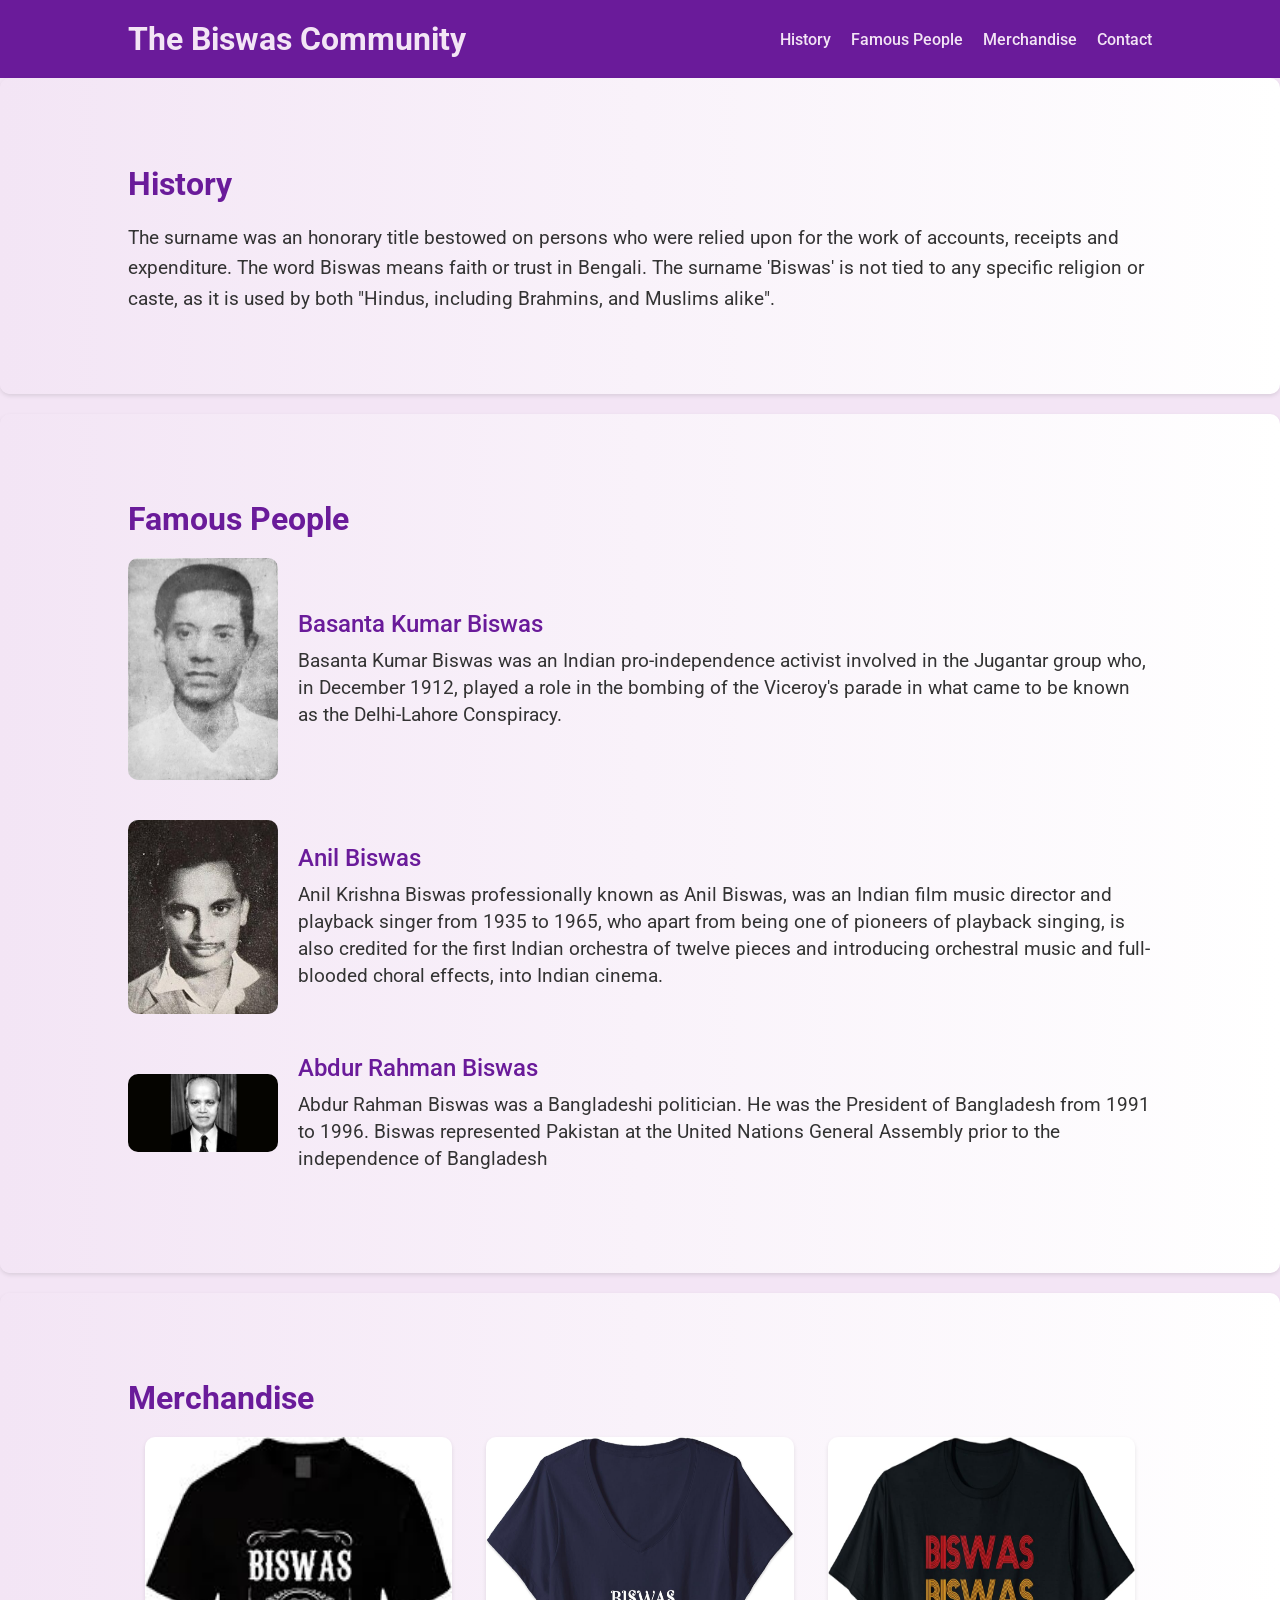
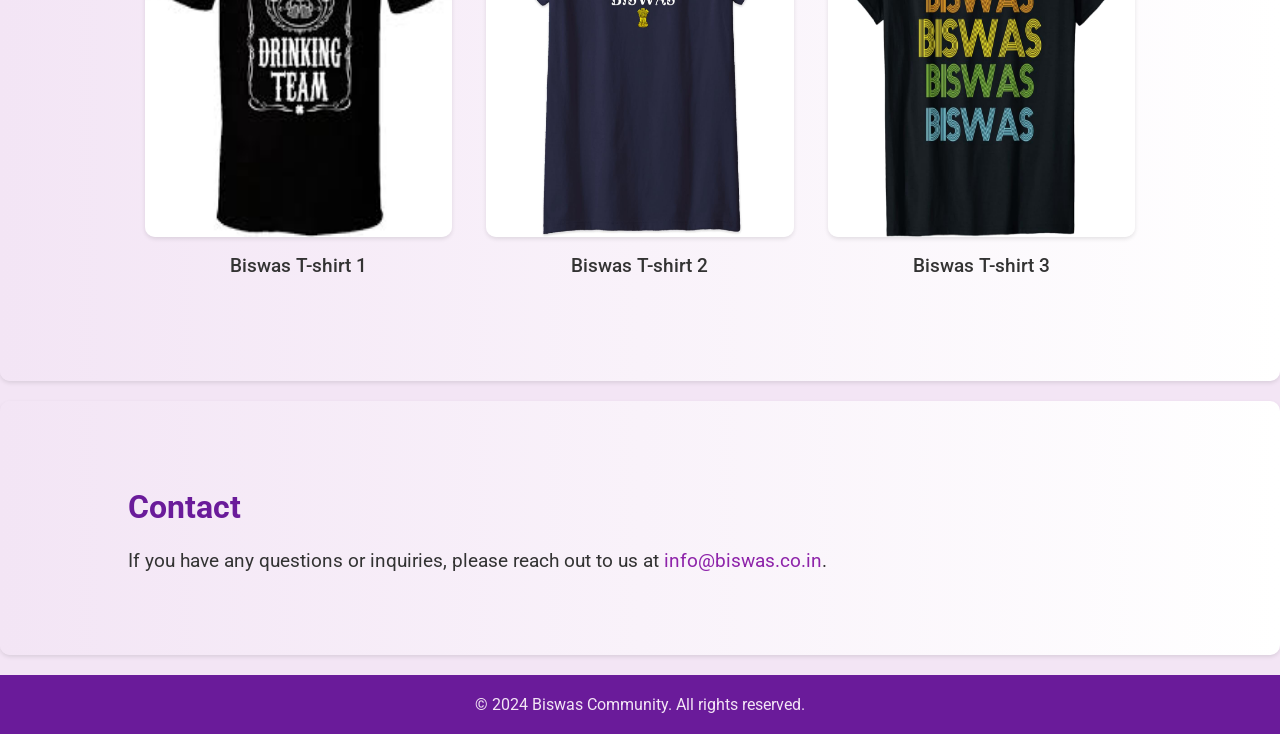
<file: index.html>
<!DOCTYPE html>
<html lang="en">
<head>
    <meta charset="UTF-8">
    <meta name="viewport" content="width=device-width, initial-scale=1.0">
    <title>The Biswas Community</title>
    <link rel="stylesheet" href="c2.css">
    <link href="https://fonts.googleapis.com/css2?family=Roboto:wght@400;500;700&display=swap" rel="stylesheet">
</head>
<body>
    <header>
        <div class="container">
            <h1>The Biswas Community</h1>
            <nav>
                <ul id="nav-links">
                    <li><a href="#history">History</a></li>
                    <li><a href="#famous-people">Famous People</a></li>
                    <li><a href="#merchandise">Merchandise</a></li>
                    <li><a href="#contact">Contact</a></li>
                </ul>
                <div class="hamburger" id="hamburger">
                    <span class="bar"></span>
                    <span class="bar"></span>
                    <span class="bar"></span>
                </div>
            </nav>
        </div>
    </header>

    <main>
        <section id="history" class="section">
            <div class="container">
                <h2>History</h2>
                <p>The surname was an honorary title bestowed on persons who were relied upon for the work of accounts, receipts and expenditure. The word Biswas means faith or trust in Bengali. The surname 'Biswas' is not tied to any specific religion or caste, as it is used by both "Hindus, including Brahmins, and Muslims alike".</p>
            </div>
        </section>

        <section id="famous-people" class="section">
            <div class="container">
                <h2>Famous People</h2>
                <div class="famous-person">
                    <img src="basanth_biswas.jpg" alt="Basanta Kumar Biswas">
                    <div class="person-info">
                        <h3>Basanta Kumar Biswas</h3>
                        <p>Basanta Kumar Biswas was an Indian pro-independence activist involved in the Jugantar group who, in December 1912, played a role in the bombing of the Viceroy's parade in what came to be known as the Delhi-Lahore Conspiracy.</p>
                    </div>
                </div>
                <div class="famous-person">
                    <img src="anil_biswas.jpg" alt="Anil Biswas">
                    <div class="person-info">
                        <h3>Anil Biswas</h3>
                        <p>Anil Krishna Biswas professionally known as Anil Biswas, was an Indian film music director and playback singer from 1935 to 1965, who apart from being one of pioneers of playback singing, is also credited for the first Indian orchestra of twelve pieces and introducing orchestral music and full-blooded choral effects, into Indian cinema.</p>
                        </div>
                </div>
                <div class="famous-person">
                    <img src="abdur_rahman.jpg" alt="Abdur Rahman Biswas">
                    <div class="person-info">
                        <h3>Abdur Rahman Biswas</h3>
                        <p>Abdur Rahman Biswas was a Bangladeshi politician. He was the President of Bangladesh from 1991 to 1996. Biswas represented Pakistan at the United Nations General Assembly prior to the independence of Bangladesh</p>
                    </div>
                </div>
            </div>
        </section>

        <section id="merchandise" class="section">
            <div class="container">
                <h2>Merchandise</h2>
                <div class="merch-items">
                    <div class="merch-item">
                        <img src="biswas_1.jpg" alt="Yadav T-shirt 1">
                        <p>Biswas T-shirt 1</p>
                    </div>
                    <div class="merch-item">
                        <img src="biswas_2.jpg" alt="Yadav T-shirt 2">
                        <p>Biswas T-shirt 2</p>
                    </div>
                    <div class="merch-item">
                        <img src="biswas_3.jpg" alt="Yadav T-shirt 3">
                        <p>Biswas T-shirt 3</p>
                    </div>
                </div>
            </div>
        </section>

        <section id="contact" class="section">
            <div class="container">
                <h2>Contact</h2>
                <p>If you have any questions or inquiries, please reach out to us at <a href="mailto:info@biswas.co.in">info@biswas.co.in</a>.</p>
            </div>
        </section>
    </main>

    <footer>
        <div class="container">
            <p>&copy; 2024 Biswas Community. All rights reserved.</p>
        </div>
    </footer>

    <script src="new.js"></script>
</body>
</html>
</file>
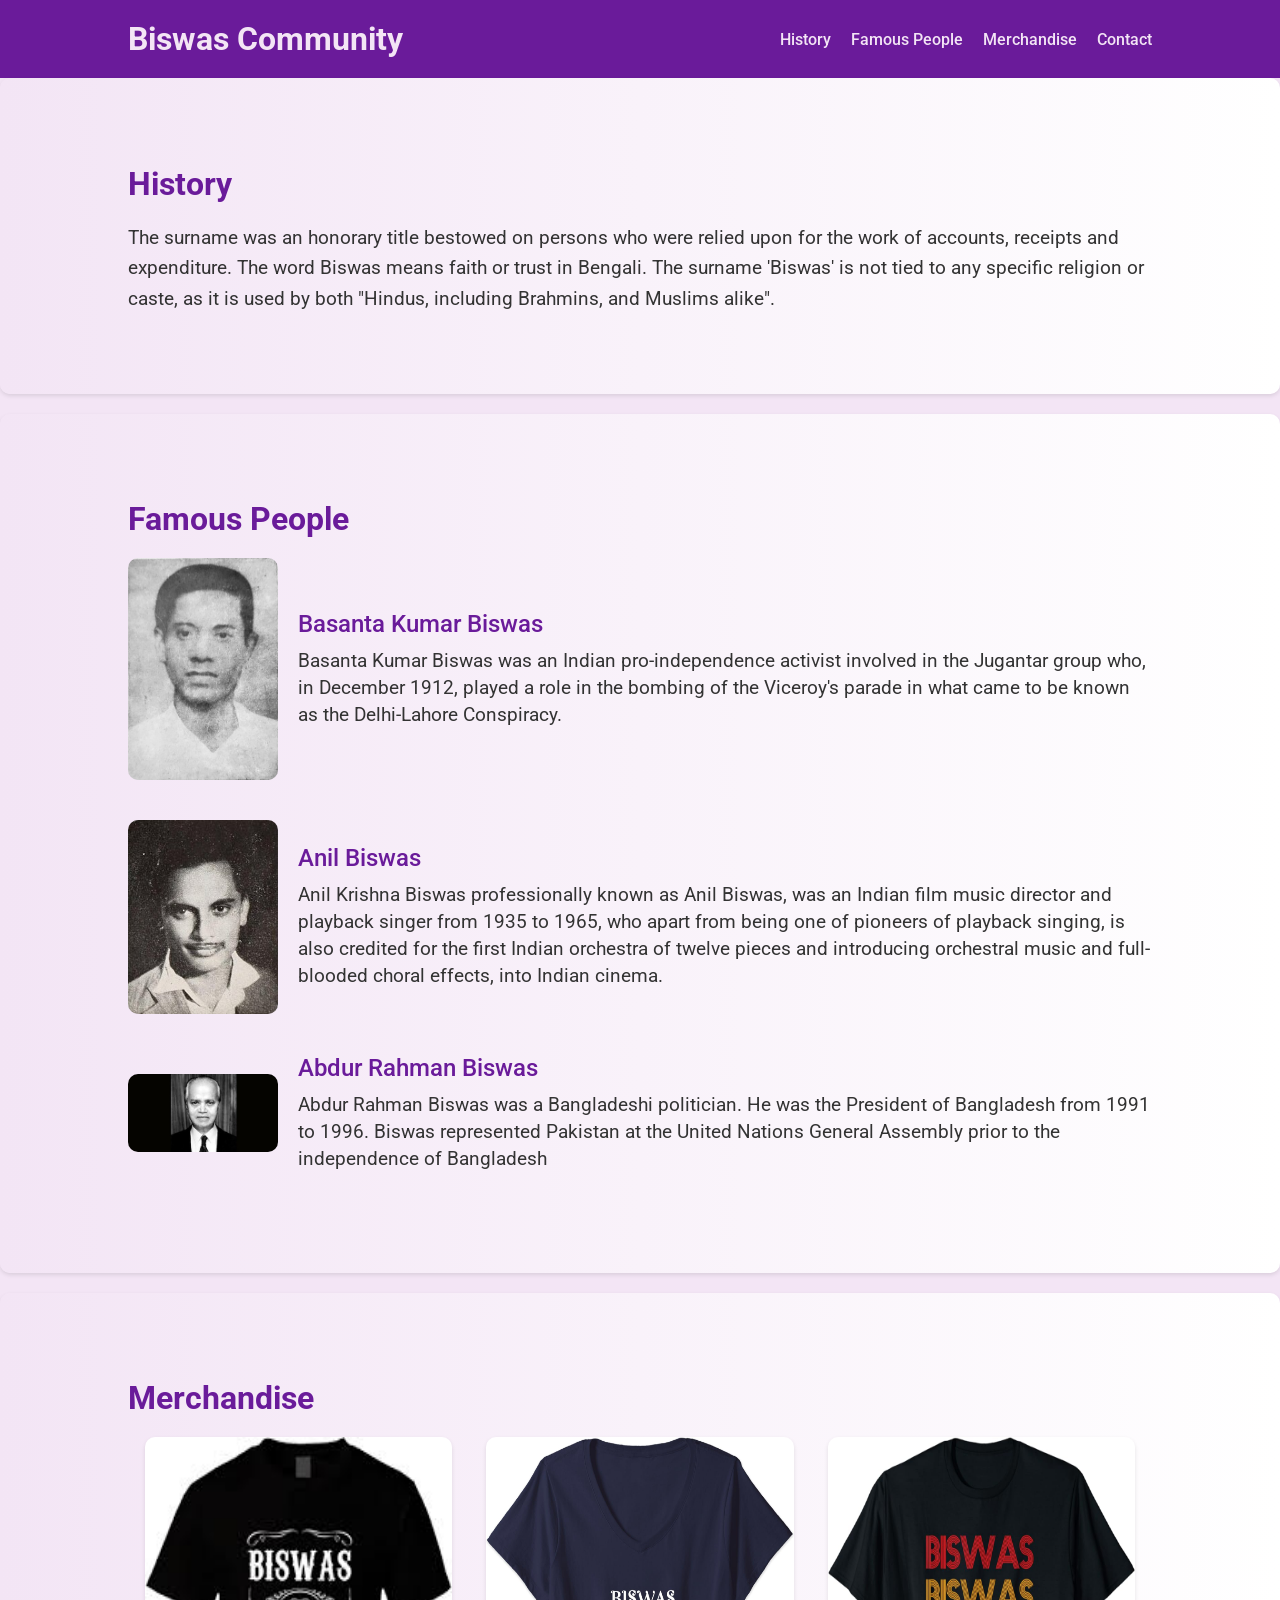
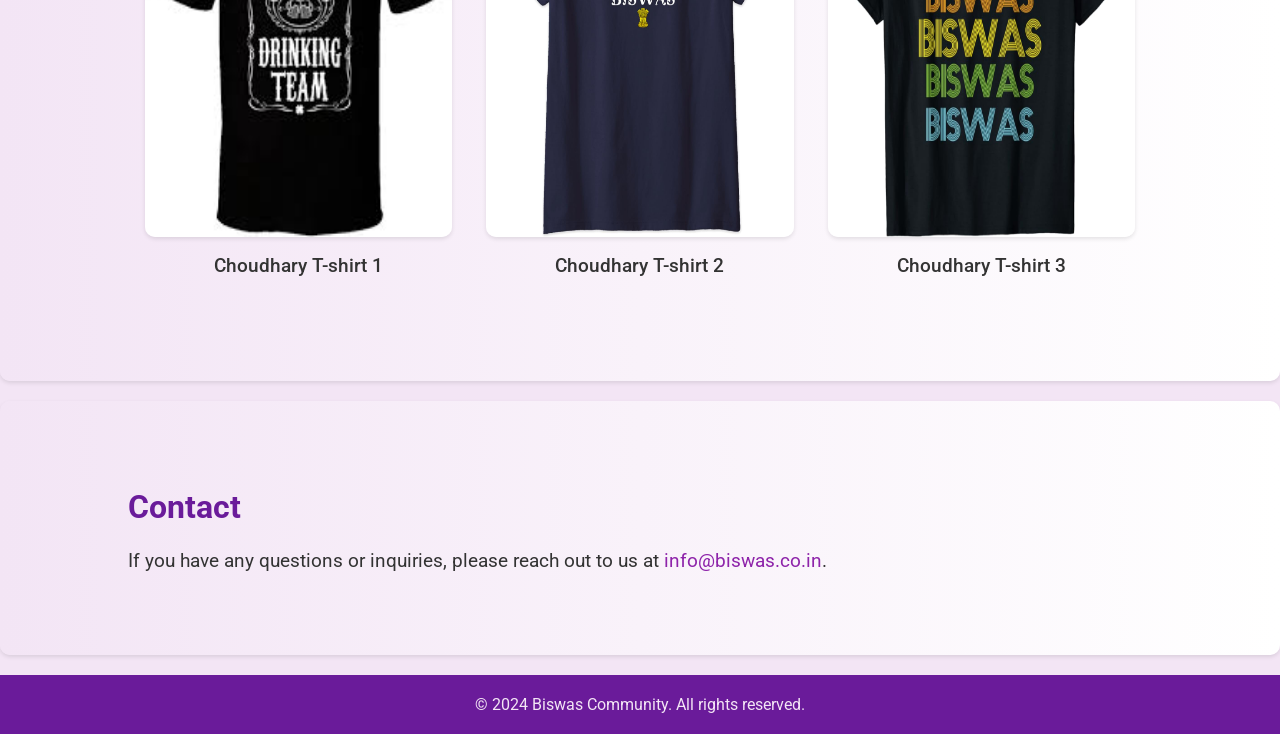
<file: new.html>
<!DOCTYPE html>
<html lang="en">
<head>
    <meta charset="UTF-8">
    <meta name="viewport" content="width=device-width, initial-scale=1.0">
    <title> Community</title>
    <link rel="stylesheet" href="c2.css">
    <link href="https://fonts.googleapis.com/css2?family=Roboto:wght@400;500;700&display=swap" rel="stylesheet">
</head>
<body>
    <header>
        <div class="container">
            <h1>Biswas Community</h1>
            <nav>
                <ul id="nav-links">
                    <li><a href="#history">History</a></li>
                    <li><a href="#famous-people">Famous People</a></li>
                    <li><a href="#merchandise">Merchandise</a></li>
                    <li><a href="#contact">Contact</a></li>
                </ul>
                <div class="hamburger" id="hamburger">
                    <span class="bar"></span>
                    <span class="bar"></span>
                    <span class="bar"></span>
                </div>
            </nav>
        </div>
    </header>

    <main>
        <section id="history" class="section">
            <div class="container">
                <h2>History</h2>
                <p>The surname was an honorary title bestowed on persons who were relied upon for the work of accounts, receipts and expenditure. The word Biswas means faith or trust in Bengali. The surname 'Biswas' is not tied to any specific religion or caste, as it is used by both "Hindus, including Brahmins, and Muslims alike".</p>
            </div>
        </section>

        <section id="famous-people" class="section">
            <div class="container">
                <h2>Famous People</h2>
                <div class="famous-person">
                    <img src="basanth_biswas.jpg" alt="Basanta Kumar Biswas">
                    <div class="person-info">
                        <h3>Basanta Kumar Biswas</h3>
                        <p>Basanta Kumar Biswas was an Indian pro-independence activist involved in the Jugantar group who, in December 1912, played a role in the bombing of the Viceroy's parade in what came to be known as the Delhi-Lahore Conspiracy.</p>
                    </div>
                </div>
                <div class="famous-person">
                    <img src="anil_biswas.jpg" alt="Anil Biswas">
                    <div class="person-info">
                        <h3>Anil Biswas</h3>
                        <p>Anil Krishna Biswas professionally known as Anil Biswas, was an Indian film music director and playback singer from 1935 to 1965, who apart from being one of pioneers of playback singing, is also credited for the first Indian orchestra of twelve pieces and introducing orchestral music and full-blooded choral effects, into Indian cinema.</p>
                        </div>
                </div>
                <div class="famous-person">
                    <img src="abdur_rahman.jpg" alt="Abdur Rahman Biswas">
                    <div class="person-info">
                        <h3>Abdur Rahman Biswas</h3>
                        <p>Abdur Rahman Biswas was a Bangladeshi politician. He was the President of Bangladesh from 1991 to 1996. Biswas represented Pakistan at the United Nations General Assembly prior to the independence of Bangladesh</p>
                    </div>
                </div>
            </div>
        </section>

        <section id="merchandise" class="section">
            <div class="container">
                <h2>Merchandise</h2>
                <div class="merch-items">
                    <div class="merch-item">
                        <img src="biswas_1.jpg" alt="Yadav T-shirt 1">
                        <p>Choudhary T-shirt 1</p>
                    </div>
                    <div class="merch-item">
                        <img src="biswas_2.jpg" alt="Yadav T-shirt 2">
                        <p>Choudhary T-shirt 2</p>
                    </div>
                    <div class="merch-item">
                        <img src="biswas_3.jpg" alt="Yadav T-shirt 3">
                        <p>Choudhary T-shirt 3</p>
                    </div>
                </div>
            </div>
        </section>

        <section id="contact" class="section">
            <div class="container">
                <h2>Contact</h2>
                <p>If you have any questions or inquiries, please reach out to us at <a href="mailto:info@biswas.co.in">info@biswas.co.in</a>.</p>
            </div>
        </section>
    </main>

    <footer>
        <div class="container">
            <p>&copy; 2024 Biswas Community. All rights reserved.</p>
        </div>
    </footer>

    <script src="new.js"></script>
</body>
</html>
</file>
<file: c2.css>
/* General styles */
body {
    font-family: 'Roboto', sans-serif;
    margin: 0;
    padding: 0;
    background-color: #F3E5F5;
    color: #333;
}

h1, h2, h3 {
    color: #6A1B9A;
}

a {
    color: #8E24AA;
    text-decoration: none;
}

a:hover {
    text-decoration: underline;
}

/* Header styles */
header {
    background-color: #6A1B9A;
    color: #F3E5F5;
    padding: 20px 0;
}

header .container {
    display: flex;
    justify-content: space-between;
    align-items: center;
}

header h1 {
    margin: 0;
    font-weight: 700;
    color: #F3E5F5;
}

header nav {
    display: flex;
    align-items: center;
}

header nav ul {
    list-style: none;
    margin: 0;
    padding: 0;
    display: flex;
}

header nav ul li {
    margin-left: 20px;
}

header nav ul li a {
    color: #F3E5F5;
    text-decoration: none;
    font-weight: 500;
}

header nav ul li a:hover {
    text-decoration: underline;
}

/* Hamburger menu */
.hamburger {
    display: none;
    flex-direction: column;
    cursor: pointer;
}

.hamburger .bar {
    height: 3px;
    width: 25px;
    background-color: #F3E5F5;
    margin: 4px 0;
    transition: 0.4s;
}

/* Section styles */
.container {
    width: 80%;
    margin: 0 auto;
}

.section {
    padding: 60px 0;
    background-color: #fff;
    margin-bottom: 20px;
    border-radius: 10px;
    box-shadow: 0 2px 4px rgba(0,0,0,0.1);
    background: linear-gradient(to right, #F3E5F5, #FFFFFF);
}

.section h2 {
    font-size: 2em;
    margin-bottom: 20px;
    font-weight: 700;
}

.section p {
    font-size: 1.2em;
    line-height: 1.6em;
}

/* Famous People styles */
.famous-person {
    display: flex;
    align-items: center;
    margin-bottom: 40px;
}

.famous-person img {
    max-width: 150px;
    border-radius: 10px;
    margin-right: 20px;
}

.famous-person .person-info {
    max-width: calc(100% - 170px);
}

.famous-person h3 {
    font-size: 1.5em;
    margin: 0 0 10px 0;
    font-weight: 500;
}

.famous-person p {
    margin: 0;
    line-height: 1.4em;
}

/* Merchandise styles */
.merch-items {
    display: flex;
    justify-content: space-around;
    flex-wrap: wrap;
}

.merch-item {
    width: 30%;
    text-align: center;
    margin-bottom: 20px;
}

.merch-item img {
    max-width: 100%;
    height: 400px;
    border-radius: 10px;
    box-shadow: 0 2px 4px rgba(0,0,0,0.1);
}

.merch-item p {
    margin-top: 10px;
    font-weight: 500;
}

/* Contact styles */
#contact p {
    font-size: 1.2em;
    line-height: 1.6em;
}

/* Footer styles */
footer {
    background-color: #6A1B9A;
    color: #F3E5F5;
    text-align: center;
    padding: 20px 0;
}

footer p {
    margin: 0;
}

/* Media queries for responsiveness */
@media (max-width: 768px) {
    .container {
        width: 90%;
    }

    .hamburger {
        display: flex;
    }

    header nav ul {
        position: absolute;
        top: 70px;
        right: 0;
        width: 100%;
        background-color: #6A1B9A;
        flex-direction: column;
        display: none;
    }

    header nav ul.active {
        display: flex;
    }

    header nav ul li {
        margin: 10px 0;
        text-align: center;
    }

    .famous-person {
        flex-direction: column;
        text-align: center;
    }

    .famous-person img {
        margin-right: 0;
        margin-bottom: 20px;
    }

    .famous-person .person-info {
        max-width: 100%;
    }

    .merch-item {
        width: 100%;
        margin-bottom: 20px;
    }
}

@media (max-width: 480px) {
    header {
        padding: 10px 0;
    }

    header h1 {
        font-size: 1.5em;
    }

    .section h2 {
        font-size: 1.5em;
    }

    .section p {
        font-size: 1em;
    }

    .famous-person img {
        max-width: 120px;
    }

    .famous-person h3 {
        font-size: 1.2em;
    }

    footer {
        padding: 10px 0;
    }

    .merch-item {
        width: 100%;
    }
}
</file>
